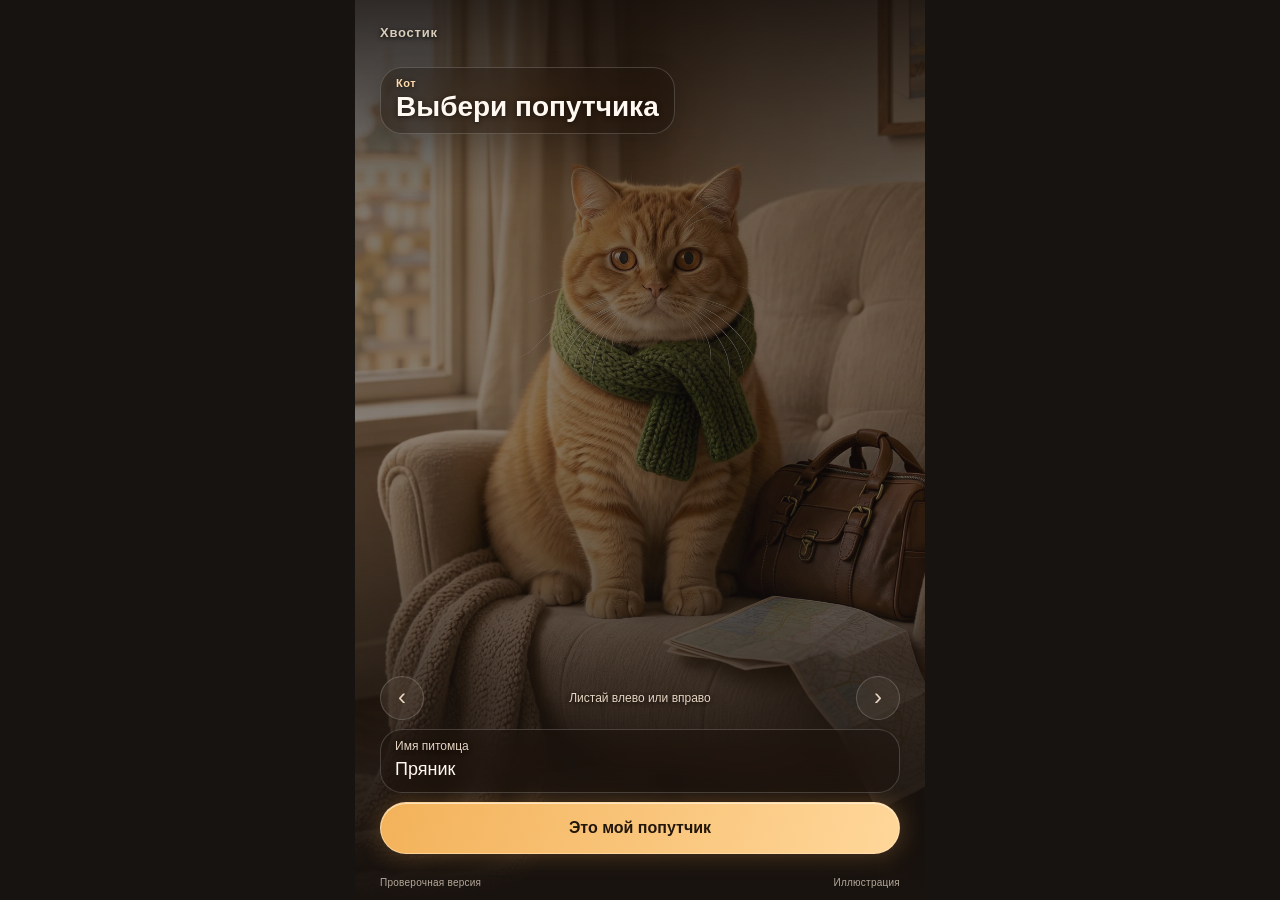
<file: index.html>
<!doctype html>
<html lang="ru">
<head>
  <meta charset="utf-8">
  <meta name="viewport" content="width=device-width, initial-scale=1">
  <meta name="robots" content="noindex,nofollow">
  <meta http-equiv="refresh" content="0; url=app/">
  <title>Хвостик</title>
</head>
<body>
  <p><a href="app/">Открыть «Хвостика»</a></p>
</body>
</html>
</file>
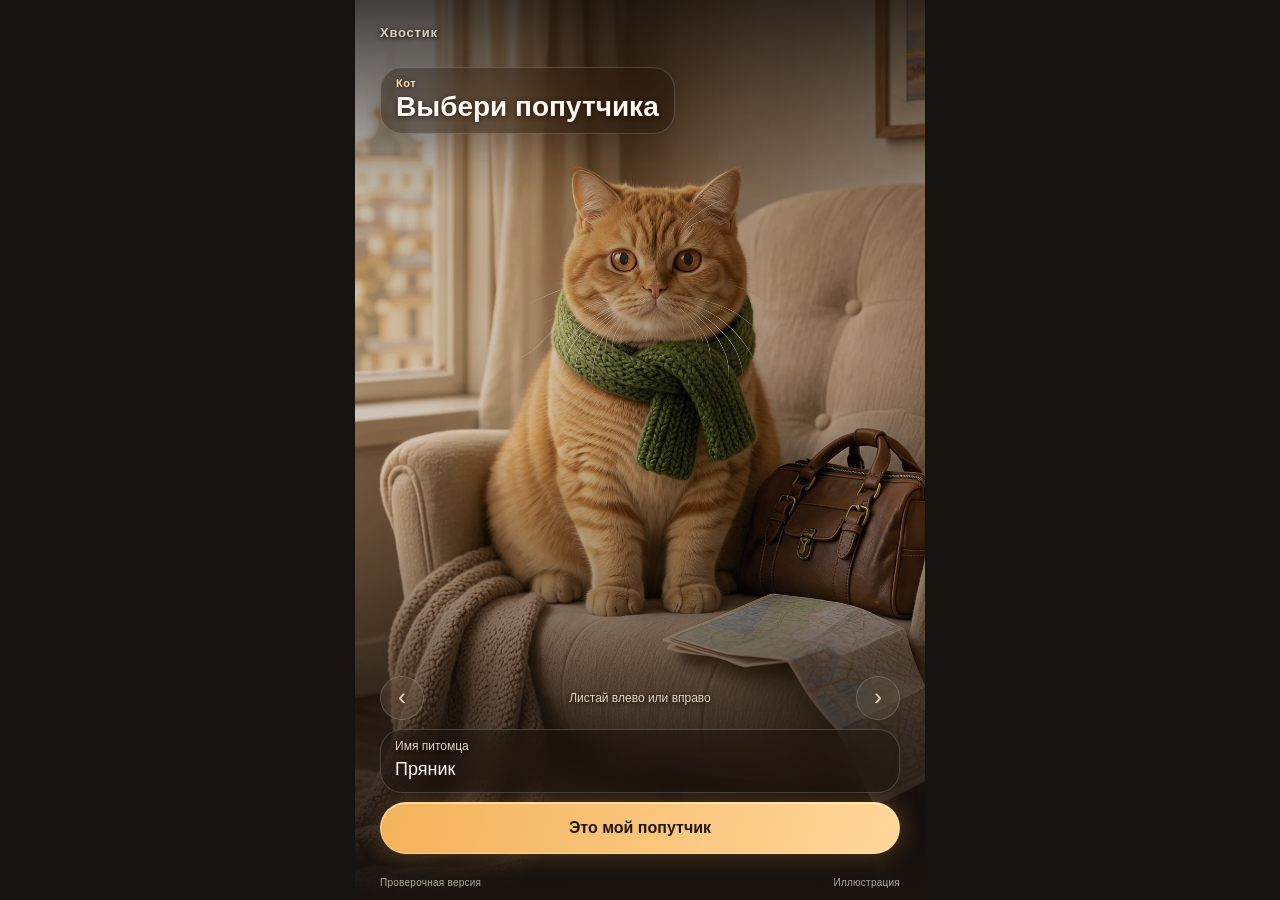
<file: app/index.html>
<!doctype html>
<html lang="ru">
<head>
  <meta charset="utf-8">
  <meta name="viewport" content="width=device-width, initial-scale=1, viewport-fit=cover, interactive-widget=resizes-content">
  <meta name="theme-color" content="#171310">
  <meta name="robots" content="noindex,nofollow">
  <meta http-equiv="Content-Security-Policy" content="default-src 'none'; script-src 'self' file:; style-src 'self' file: 'unsafe-inline'; img-src 'self' file:; media-src 'self' file:; connect-src 'none'; base-uri 'none'; form-action 'none'">
  <title>Хвостик</title>
  <link rel="icon" href="favicon.svg" type="image/svg+xml">
  <link rel="stylesheet" href="style.css?v=20261128-scenario2">
  <link rel="stylesheet" href="css/pet.css?v=20261128-live">
  <script defer src="../data/cities.js?v=20261127-audit"></script>
  <script defer src="js/core.js?v=20261128-scenario2"></script>
  <script defer src="js/phrases.js?v=20261127-5"></script>
  <script defer src="js/pet-anim.js?v=20261128-scenario2"></script>
  <script defer src="js/videos.js?v=20261127-5"></script>
  <script defer src="js/map.js?v=20261127-5"></script>
  <script defer src="js/map-detail.js?v=20261127-route"></script>
  <script defer src="js/route-map.js?v=20261128-scenario2"></script>
  <script defer src="js/voice.js?v=20261128-scenario2"></script>
  <script defer src="js/app.js?v=20261128-v2c"></script>
</head>
<body>
  <div class="shell">
    <header class="top">
      <span class="wordmark">Хвостик</span>
      <button class="round" id="menu-button" type="button" aria-label="Меню" aria-controls="menu" aria-expanded="false" hidden>⋯</button>
    </header>
    <aside id="menu" class="menu" aria-label="Меню приложения" hidden></aside>
    <p id="storage-notice" class="notice" role="status" hidden>Сохранение недоступно: данные пропадут при закрытии</p>
    <main id="screen" aria-labelledby="scene-title">
      <div id="scene-art"></div>
      <div id="scene-controls"></div>
    </main>
    <footer class="credits">
      <span>Проверочная версия</span>
      <span id="media-kind">Иллюстрация</span>
    </footer>
    <dialog id="sheet" aria-labelledby="sheet-title">
      <header class="sheet-top">
        <span class="sheet-grip" aria-hidden="true"></span>
        <button type="button" class="round sheet-close" data-action="close-sheet" aria-label="Закрыть шторку">×</button>
      </header>
      <div id="sheet-content" class="sheet-content"></div>
    </dialog>
  </div>
</body>
</html>
</file>
<file: app/style.css>
:root {
  color-scheme: dark;
  font-family: -apple-system, "SF Pro Display", "Segoe UI", Roboto, sans-serif;
  color: #fff9f1;
  background: #171310;
  --ink: #fff9f1;
  --muted: #e5d5c2;
  --amber: #f3b25a;
  --glass: rgba(20, 16, 12, .35);
  --edge: rgba(255, 255, 255, .18);
  --ease: cubic-bezier(.2, .8, .2, 1);
  --top: max(12px, env(safe-area-inset-top));
  --bottom: max(12px, env(safe-area-inset-bottom));
  --side: clamp(15px, 5vw, 25px);
}

*, *::before, *::after { box-sizing: border-box; }
[hidden] { display: none !important; }
body { margin: 0; overflow: hidden; }
button, input, select { font: inherit; }
button, a { -webkit-tap-highlight-color: transparent; }
button { cursor: pointer; color: inherit; }
button, a, input, select { touch-action: manipulation; }
a { color: inherit; }
h1, h2, h3, p, figure { margin: 0; }

:focus-visible { outline: 2px solid #ffd79a; outline-offset: 3px; }
h1:focus, h2:focus { outline: none; }
.sr-only {
  position: absolute;
  width: 1px;
  height: 1px;
  padding: 0;
  margin: -1px;
  clip-path: inset(50%);
  overflow: hidden;
  white-space: nowrap;
}

.shell {
  position: relative;
  width: 100%;
  max-width: 570px;
  height: 100vh;
  height: 100dvh;
  margin-inline: auto;
  overflow: clip;
  background: #1a1511;
  isolation: isolate;
}

#screen, #scene-art, #scene-controls { position: absolute; inset: 0; }
#screen[data-scene="choose"] { touch-action: pinch-zoom; }
#scene-controls { z-index: 3; pointer-events: none; }
#scene-controls :is(button, input, a) { pointer-events: auto; }

#scene-art::after {
  content: "";
  position: absolute;
  z-index: 2;
  inset: 0;
  pointer-events: none;
  background: linear-gradient(180deg, #100b08bf, #1a10071a 22%, transparent 49%, #130e0a20 60%, #19130fbf 85%, #19130f 100%);
}

.scene-tap {
  position: absolute;
  z-index: 2;
  inset: 12% var(--side) 23%;
  border: 0;
  border-radius: 28px;
  background: transparent;
}

.glass, .round, .menu {
  background: var(--glass);
  border: 1px solid var(--edge);
  -webkit-backdrop-filter: blur(18px) saturate(140%);
  backdrop-filter: blur(18px) saturate(140%);
}

.top, .credits {
  position: absolute;
  z-index: 5;
  inset-inline: var(--side);
  display: flex;
  align-items: center;
  justify-content: space-between;
  pointer-events: none;
}

.top { top: var(--top); min-height: 40px; }
.wordmark { font-size: 13px; font-weight: 680; letter-spacing: .06em; color: #f7ead5d9; text-shadow: 0 1px 5px #000; }
.top .round { pointer-events: auto; }

.round {
  display: inline-grid;
  min-width: 42px;
  min-height: 42px;
  padding: 0;
  place-content: center;
  border-radius: 50%;
  font-size: 24px;
  line-height: 1;
}

.credits {
  bottom: var(--bottom);
  align-items: end;
  gap: 10px;
  color: #ede0cdba;
  font-size: 10px;
  letter-spacing: .025em;
}

.scene-heading {
  position: absolute;
  top: calc(var(--top) + 55px);
  left: var(--side);
  max-width: calc(100% - 2 * var(--side));
  padding: 9px 15px 11px;
  border-radius: 22px;
  box-shadow: 0 6px 24px #0002;
  text-shadow: 0 1px 5px #120c08be;
}

.scene-heading p { margin-bottom: 3px; color: #ffdbad; font-size: 11px; font-weight: 620; letter-spacing: .045em; }
.scene-heading h1 { font-size: clamp(21px, 5.45vw, 28px); font-weight: 650; line-height: 1.08; overflow-wrap: anywhere; }

.scene-bottom {
  position: absolute;
  left: var(--side);
  right: var(--side);
  bottom: calc(var(--bottom) + 79px);
  display: grid;
  gap: 9px;
  text-shadow: 0 1px 4px #100a07;
}

[data-scene="choose"] .scene-bottom { bottom: calc(var(--bottom) + 34px); }
[data-scene="intro"] .scene-bottom { bottom: calc(var(--bottom) + 24px); gap: 5px; }
[data-scene="guest"] .scene-bottom { bottom: calc(var(--bottom) + 42px); }
.button.intro-skip { justify-self: center; padding-inline: 18px; text-decoration: underline; text-underline-offset: 3px; }

.subtitle {
  position: relative;
  display: grid;
  align-items: center;
  min-height: 62px;
  padding: 12px 16px;
  border-radius: 23px;
  font-size: clamp(17px, 4.4vw, 19px);
  line-height: 1.35;
  background: rgba(26, 19, 14, .71);
  outline: 1px solid #120c0859;
}

.subtitle span { overflow-wrap: anywhere; }
.verification { display: block; margin-inline: 4px; color: #f8dfbb; font-size: 11px; }

.button {
  display: inline-grid;
  place-content: center;
  min-height: 44px;
  padding: 8px 14px;
  border: 1px solid var(--edge);
  border-radius: 17px;
  background: #ffffff0d;
  text-align: center;
  text-decoration: none;
  line-height: 1.22;
  overflow-wrap: anywhere;
  transition: background 250ms var(--ease), box-shadow 250ms var(--ease);
}

.button.primary {
  min-height: 52px;
  padding-inline: 18px;
  color: #23160b;
  font-weight: 720;
  background: linear-gradient(107deg, #f3b25a, #ffd79a);
  border-color: #ffe3ba9e;
  border-radius: 26px;
  box-shadow: 0 0 24px #f1a44f4a, inset 0 1px 0 #fff7e5ac;
  text-shadow: none;
}

.button.primary:active { box-shadow: 0 0 32px #ffc4749c, inset 0 1px 0 #fff7e5ac; }
.button.text-button { display: inline-flex; align-items: center; min-height: 36px; padding: 4px 0; border: 0; background: none; color: #ffdaaa; }

.species-switch {
  display: grid;
  grid-template-columns: 44px minmax(0, 1fr) 44px;
  align-items: center;
  gap: 5px;
  font-size: 12px;
  text-align: center;
  color: var(--muted);
}

.species-switch .round { width: 44px; padding: 0 0 3px; border-radius: 50%; }
.name-field { display: grid; gap: 3px; padding: 9px 14px; border-radius: 22px; }
.name-field span { color: var(--muted); font-size: 12px; }
.name-field input { width: 100%; min-height: 27px; padding: 0; border: 0; color: inherit; background: none; font-size: 18px; }

[data-scene="call"] .scene-heading { left: 50%; width: max-content; transform: translateX(-50%); text-align: center; }
.call-bottom { justify-items: center; gap: 11px; bottom: calc(var(--bottom) + 64px); }
.button.answer-call {
  width: 71px;
  height: 71px;
  padding: 0;
  border-radius: 50%;
  background: #3ad06b;
  border-color: #b8ffd0ab;
  box-shadow: 0 0 0 8px #3ad06b24, 0 4px 32px #2ee4636b;
  color: #102f1a;
}
.answer-call svg { width: 29px; height: 29px; }
.call-label { font-size: 14px; font-weight: 660; }

.button.task-pill {
  display: grid;
  width: 100%;
  grid-template-columns: auto minmax(0, 1fr);
  align-items: center;
  gap: 10px;
  padding: 9px 15px;
  text-align: left;
  touch-action: none;
}

.task-arrow {
  display: grid;
  place-content: center;
  width: 30px;
  height: 30px;
  border: 1px solid #432c1d3d;
  border-radius: 50%;
  font-size: 21px;
}

.task-meta { display: flex; gap: 4px 10px; align-items: center; justify-content: space-between; color: var(--muted); font-size: 11px; }
.task-meta .text-button { flex-shrink: 0; min-height: 36px; font-size: 12px; text-decoration: underline; text-underline-offset: 3px; }

.route-thread {
  display: grid;
  gap: 10px;
  margin-top: 5px;
  border: 0;
  padding: 9px 7px 0;
  border-radius: 11px;
  min-height: 44px;
  text-align: left;
  background: transparent;
}

.thread-track {
  --progress: 0%;
  position: relative;
  display: flex;
  justify-content: space-between;
  align-items: center;
  height: 2px;
  background: #ffca7e75;
  box-shadow: 0 0 9px #f2b36855;
}

.thread-track::before { content: ""; width: var(--progress); height: 100%; position: absolute; left: 0; background: #ffce87; }
.thread-track i { z-index: 1; width: 6px; height: 6px; border-radius: 50%; background: #f4c283; box-shadow: 0 0 8px #f6b769b3; }
.thread-marker {
  position: absolute;
  z-index: 2;
  left: var(--progress);
  width: 9px;
  height: 9px;
  border-radius: 50%;
  background: #fff3ce;
  transform: translateX(-50%);
  box-shadow: 0 0 12px 2px #ffbe64c9;
  transition: left 280ms linear;
}
.thread-labels { display: flex; justify-content: space-between; gap: 10px; font-size: 12px; color: #ffe5c3; }
[data-scene="night"] .route-thread, [data-scene="night"] .diary-handle { opacity: .78; }
[data-scene="night"] .subtitle { color: #efe7d7; }

.diary-handle {
  position: absolute;
  bottom: calc(var(--bottom) + 23px);
  right: var(--side);
  display: flex;
  align-items: center;
  gap: 7px;
  min-height: 44px;
  padding: 5px 3px 5px 6px;
  border: 0;
  border-radius: 10px;
  font-size: 12px;
  background: transparent;
  color: #fce6c6;
  text-shadow: 0 1px 5px #000;
  touch-action: none;
}

.diary-handle span {
  display: block;
  width: 23px;
  height: 25px;
  border: 3px solid #ffe9c7;
  border-bottom-width: 5px;
  border-radius: 2px;
  background: linear-gradient(150deg, #9c7752, #241a12);
  box-shadow: 2px 2px 0 #9e7855, 4px 3px 0 #573d29;
  transform: rotate(-11deg);
}

.menu, .notice {
  position: absolute;
  z-index: 6;
  inset-inline-end: var(--side);
  top: calc(var(--top) + 49px);
  padding: 7px;
  border-radius: 20px;
  background: #241b14f2;
  box-shadow: 0 10px 36px #0006;
}

.menu { display: grid; width: min(220px, calc(100% - 2 * var(--side))); }
.menu .button, .menu label { display: flex; align-items: center; gap: 10px; min-height: 44px; justify-content: flex-start; padding: 7px 12px; border: 0; background: none; text-align: left; font-size: 14px; }
.menu label { cursor: pointer; }
.menu input, progress { accent-color: var(--amber); }
.menu .reset { color: #ffc5ae; }
.notice { top: calc(var(--top) + 103px); inset-inline-start: var(--side); color: #ffdfbe; font-size: 13px; }

#sheet {
  position: absolute;
  inset: auto 0 0;
  width: 100%;
  max-width: 570px;
  max-height: min(84dvh, 780px);
  margin: 0 auto;
  padding: 0;
  color: var(--ink);
  background: linear-gradient(160deg, #34271df7, #211913fa 62%);
  border: 1px solid var(--edge);
  border-radius: 27px 27px 0 0;
  box-shadow: 0 -10px 70px #0b0706a3;
  overflow: hidden;
}

#sheet[open] { display: flex; flex-direction: column; animation: sheet-open 400ms var(--ease) both; }
#sheet::backdrop { background: #0c080657; backdrop-filter: blur(4px); animation: pet-dissolve 300ms var(--ease) both; }
@keyframes sheet-open { from { transform: translateY(100%); } to { transform: translateY(0); } }

.sheet-top { position: relative; flex: none; height: 50px; touch-action: none; }
.sheet-grip { position: absolute; top: 13px; left: 50%; width: 44px; height: 4px; border-radius: 8px; background: #f4d8b16b; transform: translateX(-50%); }
.sheet-close { position: absolute; right: var(--side); top: 6px; }
.sheet-content { display: grid; gap: 13px; min-height: 0; padding: 0 var(--side) calc(var(--bottom) + 12px); overflow: auto; overscroll-behavior: contain; }
.sheet-content h2 { font-size: clamp(23px, 6vw, 29px); line-height: 1.15; overflow-wrap: anywhere; }
.sheet-content h3 { margin-top: 4px; }
.sheet-content p, .sheet-content li { line-height: 1.45; }
.sheet-content :is(input, select) { display: block; width: 100%; min-height: 42px; padding: 5px 9px; color: inherit; border: 1px solid var(--edge); border-radius: 10px; background: #19130f; }
.sheet-content form, .sheet-options { display: grid; gap: 9px; margin: 0; }
.sheet-row { display: flex; flex-wrap: wrap; gap: 8px; }
.sheet-row .button { flex: 1 0 95px; }
.sheet-row [aria-pressed="true"] { border-color: var(--amber); color: #ffd8a2; }
.sheet-row .button, .sheet-options .button { background: #ffffff0d; }
#share-box p, #share-status { font-size: 13px; }

.photo-stack { display: grid; grid-template-columns: repeat(2, minmax(0, 1fr)); align-items: start; padding: 7px 8px 11px; }
.print {
  --tilt: -7deg;
  position: relative;
  display: grid;
  min-width: 0;
  gap: 3px;
  padding: 7px 7px 9px;
  border: 1px solid #f9f2df;
  border-radius: 3px;
  color: #312217;
  background: #f4e9d4;
  box-shadow: 0 7px 15px #100b079e;
  text-align: left;
  font-size: 13px;
  font-weight: 650;
  transform: rotate(var(--tilt));
  transition: transform 300ms var(--ease);
  overflow-wrap: anywhere;
}
.print:nth-child(even) { --tilt: 6deg; margin-top: 12px; }
.print:nth-child(n + 3) { margin-top: -7px; }
.print:only-child { grid-column: 1 / -1; justify-self: center; width: min(67%, 240px); }
.print:is(:focus-visible, :hover) { z-index: 2; transform: rotate(0) translateY(-4px); }
.print img { display: block; width: 100%; aspect-ratio: 4 / 3; object-fit: cover; border-radius: 1px; background: #694b34; }
.print small { font-size: 9px; color: #634c39; }

.sheet-photo { position: relative; }
.sheet-photo :is(img, video) { display: block; width: 100%; max-height: 44vh; object-fit: cover; border-radius: 17px; }
.sheet-photo figcaption { position: absolute; right: 7px; bottom: 7px; border-radius: 6px; padding: 4px 6px; background: #17110ed4; font-size: 10px; }
.postcard-letter { color: #ffdcac; font-size: 18px; }
.postcard-facts { display: grid; gap: 8px; }
.postcard-facts ul { margin: 0; padding-inline-start: 20px; }
.quiz-question { font-size: 18px; }
.route-list { display: grid; gap: 10px; }
.route-label { display: flex; gap: 8px; justify-content: space-between; align-items: baseline; font-size: 13px; }
.route-label label { flex: 1; }
.route-label progress { display: block; width: 100%; margin-top: 4px; }
.route-meta { display: flex; justify-content: space-between; align-items: center; gap: 7px; font-size: 13px; color: var(--muted); }
.route-percent { padding: 4px 9px; border: 1px solid #ffca7d78; border-radius: 20px; color: #ffd49b; }
.route-map { display: block; width: 100%; min-width: 0; height: auto; padding: 7px; border-radius: 17px; background: #1b2427; }
.route-map text { fill: #fff3db; stroke: #141310; stroke-width: 5px; stroke-linejoin: round; paint-order: stroke; font: 650 28px system-ui; }
.russia-shape { fill: #534c40; stroke: #7c715f; stroke-width: 1; }
.map-other-city { fill: #b7a489; }
.route-base, .route-progress { fill: none; stroke-linecap: round; }
.route-base { stroke: #f0b7798c; stroke-width: 3; }
.route-progress { stroke: #ffd190; stroke-width: 6; }
.route-progress[data-at-start] { visibility: hidden; }
.map-home circle, .map-destination circle, .route-marker circle { fill: #f8cb81; stroke: #342317; stroke-width: 2; }
.map-destination .destination-ring { fill: #e9af7050; stroke: none; }
.route-header { display: grid; gap: 8px; }
.route-header .route-meta { align-items: start; color: #e8ceaf; }
.route-meta p > span { display: block; color: #c8b6a3; }
.route-percent {
  flex: none;
  min-width: 48px;
  background: #eab06b12;
  font-variant-numeric: tabular-nums;
  font-weight: 650;
  text-align: center;
}
.route-map-frame {
  min-width: 0;
  aspect-ratio: 300 / 248;
  /* аудит 27.11: с overflow: hidden шторка на экране 568 px ужимала карту и Тула пропадала;
     clip обрезает углы так же, но не разрешает ужимать рамку */
  overflow: clip;
  border: 1px solid #a8865b55;
  border-radius: 17px;
}

#sheet[data-view="city-choice"] {
  inset: 0;
  height: 100dvh;
  max-height: none;
  border: 0;
  border-radius: 0;
  background: radial-gradient(ellipse at 15% 0%, #483225, #211913 62%);
}

#sheet[data-view="city-choice"] .sheet-top {
  position: absolute;
  inset: var(--top) 0 auto;
  z-index: 4;
  pointer-events: none;
}

#sheet[data-view="city-choice"] .sheet-grip { display: none; }
#sheet[data-view="city-choice"] .sheet-close { top: 0; pointer-events: auto; }

#sheet[data-view="city-choice"] .sheet-content {
  flex: 1;
  grid-template-rows: auto auto minmax(min-content, 1fr) auto auto;
  gap: 9px;
  padding-top: calc(var(--top) + 4px);
}

.city-map-heading { padding-inline-end: 50px; }
.city-map-heading p { margin-top: 5px; color: #f1d5b4; font-size: 14px; }
.city-map-views { display: flex; gap: 7px; }
.city-map-views .button {
  min-height: 40px;
  padding: 5px 12px;
  color: var(--muted);
  background: #130e0b60;
  font-size: 13px;
}
.city-map-views .button[aria-pressed="true"] { border-color: #fac88596; color: #ffdda9; background: #d6964a23; }

.city-map-canvas {
  display: grid;
  align-items: center;
  aspect-ratio: auto;
  background: #203033;
}

.city-map-stage {
  position: relative;
  aspect-ratio: 300 / 248;
}

.city-map-stage .route-map { position: absolute; top: 50%; transform: translateY(-50%); }
.map-choice-leader { fill: none; stroke: #b5a38d; stroke-width: .75; }

.city-point, .city-label {
  position: absolute;
  transform: translate(-50%, -50%);
  border-radius: 11px;
}
.city-point {
  display: grid;
  place-items: center;
  width: 29px;
  height: 29px;
  padding: 0;
  border: 0;
  background: transparent;
}
.city-point span { width: 7px; height: 7px; border: 1px solid #292b2a; border-radius: 50%; background: #a7acab; }
.city-point[data-kind="open"] span { width: 12px; height: 12px; background: #ffce83; box-shadow: 0 0 0 3px #eab46155, 0 0 14px #ffb259; }
.city-point[data-suggested] span { outline: 1px dashed #ffe1b3; outline-offset: 5px; }
.city-point svg { width: 19px; height: 19px; padding: 2px; border: 1px solid #e7ba80; border-radius: 50%; background: #422e20; }
.city-label {
  z-index: 1;
  display: block;
  min-height: 31px;
  padding: 3px 6px;
  border: 1px solid #aca89d54;
  background: #241e19ef;
  color: #f0deca;
  font-size: clamp(10px, 3vw, 13px);
  font-weight: 650;
  text-align: center;
  white-space: nowrap;
}
.city-label[data-kind="open"] { color: #ffe0a6; border-color: #eab76d9d; }
.city-label[data-kind="closed"] { color: #ddd7cf; background: #272928ed; }
.city-label[aria-pressed="true"] { z-index: 2; border-color: #ffcd85; background: #583a23; }
.city-label small { display: block; font-size: .84em; color: #e3cbb1; }
.city-label[data-kind="closed"] small { color: #c2c7c4; }
.city-stamp { color: #b4dda5; }
.route-credit.city-map-credit { justify-self: center; font-size: 10px; line-height: 1.25; text-align: center; }
.city-card {
  display: grid;
  align-content: center;
  gap: 5px;
  align-self: end;
  min-height: 116px;
  padding: 11px 13px;
  border-radius: 19px;
  font-size: 14px;
}
.city-card h3 { margin: 0; font-size: 18px; }
.city-card .button { width: 100%; white-space: normal; }
.city-card .map-distance, .city-card .map-card-hint { color: var(--muted); font-size: 13px; }

.route-map-detailed {
  padding: 0;
  border-radius: 0;
  background: #203033;
}
.route-map-detailed .russia-shape {
  fill: #3b342a;
  stroke: #8c7b60;
  stroke-width: .75;
}
.map-geography :is(.map-rail, .map-road, .map-river, .map-lake) { vector-effect: non-scaling-stroke; }
.map-lake { fill: #294346; stroke: #526e6c; stroke-width: .55; }
.map-rail, .map-road, .map-river { fill: none; stroke-linecap: round; stroke-linejoin: round; }
.map-rail { stroke: #bea48658; stroke-width: .55; stroke-dasharray: 1 2.3; }
.map-road { stroke: #c1ae8e68; stroke-width: .7; }
.map-road-major { stroke: #c1ae8e8f; stroke-width: .95; }
.map-river { stroke: #5b8e91; stroke-width: .75; opacity: .78; }
.map-river-major { stroke: #6aabad; stroke-width: 1.45; opacity: .94; }
.route-map-detailed text {
  font-family: inherit;
  font-size: clamp(7px, calc(18.5px - 2vw), 12.5px);
  stroke: #30291f;
  stroke-width: 3px;
}
.route-map-detailed .map-river-name {
  fill: #a2ccca;
  font-family: Georgia, serif;
  font-weight: 400;
  font-style: italic;
  stroke-width: 2.5px;
}
.route-map-detailed .route-casing {
  fill: none;
  stroke: #231c17aa;
  stroke-width: 6px;
  stroke-linecap: round;
}
.route-map-detailed .route-base {
  stroke: #edb47b;
  stroke-width: 2.6px;
  stroke-dasharray: 2 5;
}
.route-map-detailed .route-progress {
  stroke: #ffc06a;
  stroke-width: 4.2px;
  filter: drop-shadow(0 0 3px #ffad56b8);
}
.map-stop-leader { fill: none; stroke: #edd3ad78; stroke-width: .8; }
.map-stop circle { fill: #47382b; stroke: #f2cc9f; stroke-width: 1.25; }
.map-stop-endpoint circle { stroke-width: 1.8; }
.map-stop[data-passed] > circle { fill: #ffd491; stroke: #4d3221; }
.map-stop .map-home-mark circle { fill: #422e20; stroke: #e7ba80; stroke-width: 1; }
.map-house { fill: none; stroke: #ffe2b5; stroke-width: 1.1; stroke-linecap: round; stroke-linejoin: round; }
.map-stop:is(.map-stop-endpoint, .map-stop-capital) text { font-weight: 750; }
.map-pet .map-pet-disc { fill: #ffce85; stroke: #382416; stroke-width: 1.5; }
.map-pet .map-pet-halo {
  fill: none;
  stroke: #ffbf6b;
  stroke-width: 1;
  opacity: .42;
  animation: route-pulse 2.5s ease-out infinite;
}
.map-paw { fill: #442c1c; }
@keyframes route-pulse {
  from { transform: scale(.78); opacity: .7; }
  to { transform: scale(1.27); opacity: 0; }
}
.route-details { display: grid; gap: 10px; }
.route-stops {
  display: flex;
  flex-wrap: wrap;
  gap: 5px 11px;
  margin: 0;
  padding: 9px 11px;
  list-style: none;
  border: 1px solid #c99a6b38;
  border-radius: 12px;
  background: #17100b4f;
}
.route-stops li {
  display: inline-flex;
  align-items: center;
  gap: 5px;
  color: #d7c8b6;
  font-size: 12px;
}
.route-stops li[data-passed] { color: #ffdaaa; }
.stop-status {
  display: grid;
  flex: 0 0 11px;
  width: 11px;
  height: 11px;
  place-items: center;
  border: 1px solid #bca58d;
  border-radius: 50%;
}
.route-stops [data-passed] .stop-status { border-color: #ffc67e; background: #ffc67e; }
.route-stops [data-passed] .stop-status::after {
  width: 5px;
  height: 3px;
  border: solid #412a19;
  border-width: 0 0 1px 1px;
  content: "";
  transform: translateY(-.5px) rotate(-45deg);
}
.route-stops li:not([data-passed]) .stop-visited { display: none; }
.route-credit { color: #c4b19b; font-size: 11px; }
.muted { color: var(--muted); font-size: 11px; }
.stamps { display: flex; flex-wrap: wrap; gap: 7px; align-items: center; }
.stamps > span { padding: 6px 9px; border: 1px dashed var(--edge); border-radius: 9px; color: var(--muted); font-size: 12px; }
.stamps .button { border-color: #ffc7838f; color: #ffe0b7; font-size: 13px; }

@media (max-height: 590px) {
  .scene-heading { top: calc(var(--top) + 44px); padding-block: 7px; }
  .scene-bottom { gap: 6px; }
  .call-bottom { bottom: calc(var(--bottom) + 43px); }
  .subtitle { min-height: 0; padding: 9px 12px; }
}

@media (prefers-reduced-motion: reduce) {
  *, *::before, *::after { animation: none !important; transition: none !important; scroll-behavior: auto !important; }
}

/* Детский режим (аудит 27.11): заметно светлее и крупнее, фраз меньше и они проще. */
[data-child="true"] [data-light]:not([data-scene="night"]) { --scene-light: saturate(1.18) brightness(1.08); }
[data-child="true"] .subtitle { font-size: 20px; line-height: 1.3; border-radius: 26px; border-color: #ffd79a66; }
[data-child="true"] .task-pill { font-size: 18px; }
.route-map :is(.russia-shape, .route-base, .route-progress) { vector-effect: non-scaling-stroke; }

/* Лапка-вызов (27.11.2026): напротив дневника, мягко светится; нажатие — питомец откликается голосом. */
.paw-call {
  position: absolute;
  bottom: calc(var(--bottom) + 23px);
  left: var(--side);
  display: grid;
  place-items: center;
  width: 44px;
  height: 44px;
  padding: 0;
  border-radius: 50%;
  color: #ffd79a;
  animation: paw-glow 3.2s ease-in-out infinite;
}
.paw-call svg { width: 22px; height: 22px; fill: currentColor; }
.paw-call:active { transform: scale(.94); }
[data-scene="night"] .paw-call { opacity: .78; }
@keyframes paw-glow {
  0%, 100% { box-shadow: 0 0 0 0 #f3b25a00; }
  50% { box-shadow: 0 0 18px 2px #f3b25a66; }
}
</file>
<file: app/css/pet.css>
.pet-layer, .pet-frame, .pet-camera, .pet-breath, .pet-light {
  position: absolute;
  inset: 0;
  pointer-events: none;
}

.pet-layer {
  overflow: clip;
  background: #1a1511;
}

.pet-current {
  z-index: 1;
  animation: pet-dissolve 520ms var(--ease) both;
}

.pet-frame {
  overflow: hidden;
  transform-origin: 50% 45%;
  filter: var(--scene-light);
  transition: filter 550ms var(--ease);
}

.pet-camera {
  transform-origin: 50% 42%;
  animation: pet-camera 26s ease-in-out infinite alternate;
}

.pet-breath {
  transform-origin: 50% 45%;
  animation: pet-breathe 4.8s ease-in-out infinite;
}

.pet-frame img {
  position: absolute;
  inset: 0;
  width: 100%;
  height: 100%;
  object-fit: cover;
  object-position: var(--photo-x, 50%) top;
  user-select: none;
  filter: var(--fur-tone, none);
}

[data-fur="cream"] { --fur-tone: saturate(.75) brightness(1.13); }
[data-fur="smoke"] { --fur-tone: saturate(.36); }
[data-fur="dark"] { --fur-tone: brightness(.79); }

[data-frame="cat-home"] { --photo-x: 50%; }
[data-frame="dog-home"], [data-frame="dog-road"] { --photo-x: 47%; }
[data-frame="dog-away"] { --photo-x: 52%; }

/* The cropped window excludes the controls baked into the Kling art.
   The call artwork also has a simulated header above the portrait. */
[data-frame="cat-train"] { --photo-window: .721; --photo-x: 58%; }
[data-frame="cat-call-tula"] { --photo-window: .598; --photo-start: .174; --photo-x: 51%; }
[data-frame="cat-story-tula"] { --photo-window: .724; --photo-x: 51%; }
[data-frame="cat-night"] { --photo-window: .65; --photo-start: .22; --photo-x: 45%; }
:is([data-frame="cat-train"], [data-frame="cat-call-tula"],
    [data-frame="cat-story-tula"], [data-frame="cat-night"]) .pet-frame {
  bottom: 4%;
  mask-image: linear-gradient(#000 69%, #000e 79%, transparent 100%);
}

[data-frame="cat-night"] .pet-frame { bottom: 12%; }

/* Аудит 27.11: на телефоне кадр растягивался по высоте и кот выходил одной мордой.
   Теперь кадр Kling занимает всю ширину в своих пропорциях (окно, самовар, лапа видны),
   а ниже сцена уходит в тёмный фон под субтитрами и кнопкой. */
:is([data-frame="cat-train"], [data-frame="cat-call-tula"], [data-frame="cat-story-tula"],
    [data-frame="cat-night"]) .pet-frame {
  bottom: 28%;
  mask-image: linear-gradient(#000 72%, transparent 100%);
}

/* Кадры собаки из Kling без нарисованного интерфейса: та же сцена на 72 % высоты. */
:is([data-frame="dog-train"], [data-frame="dog-night"]) .pet-frame {
  bottom: 28%;
  mask-image: linear-gradient(#000 72%, transparent 100%);
}
[data-frame="dog-train"] { --photo-x: 45%; }
[data-frame="dog-night"] { --photo-x: 40%; }

:is([data-frame="cat-train"], [data-frame="cat-call-tula"], [data-frame="cat-story-tula"],
    [data-frame="cat-night"]) img {
  top: calc(-100% * var(--photo-start, 0) / var(--photo-window));
  height: calc(100% / var(--photo-window));
}

.pet-light {
  opacity: 0;
  background: radial-gradient(ellipse at 16% 24%, #f6ca87a6, transparent 65%);
  mix-blend-mode: screen;
}

[data-light="morning"] { --scene-light: sepia(.15) saturate(1.08) brightness(1.07); }
[data-light="day"] { --scene-light: saturate(.96); }
[data-light="evening"] { --scene-light: saturate(.85) sepia(.05) hue-rotate(-9deg) brightness(.93); }
[data-light="night"] { --scene-light: saturate(.83) brightness(.86); }
[data-scene="night"] { --scene-light: saturate(.8) brightness(.7); }
[data-scene="night"] .pet-light { display: none; }

@keyframes pet-dissolve {
  from { opacity: 0; }
  to { opacity: 1; }
}

@keyframes pet-breathe {
  0%, 100% { transform: scale(1); }
  50% { transform: scale(1.012); }
}

@keyframes pet-camera {
  from { transform: scale(1.01); }
  to { transform: scale(1.059) translateY(-.25%); }
}

/* Живое видео питомца (28.11.2026): видео лежит поверх картинки и проявляется, когда начало играть. */
.pet-video {
  position: absolute;
  inset: 0;
  width: 100%;
  height: 100%;
  object-fit: cover;
  object-position: var(--photo-x, 50%) top;
  opacity: 0;
  transition: opacity 400ms var(--ease);
  filter: var(--fur-tone, none);
  pointer-events: none;
}
.pet-live .pet-video-idle { opacity: 1; }
.pet-live.pet-talking .pet-video-talk { opacity: 1; }
.pet-live .pet-breath { animation: none; }
</file>
